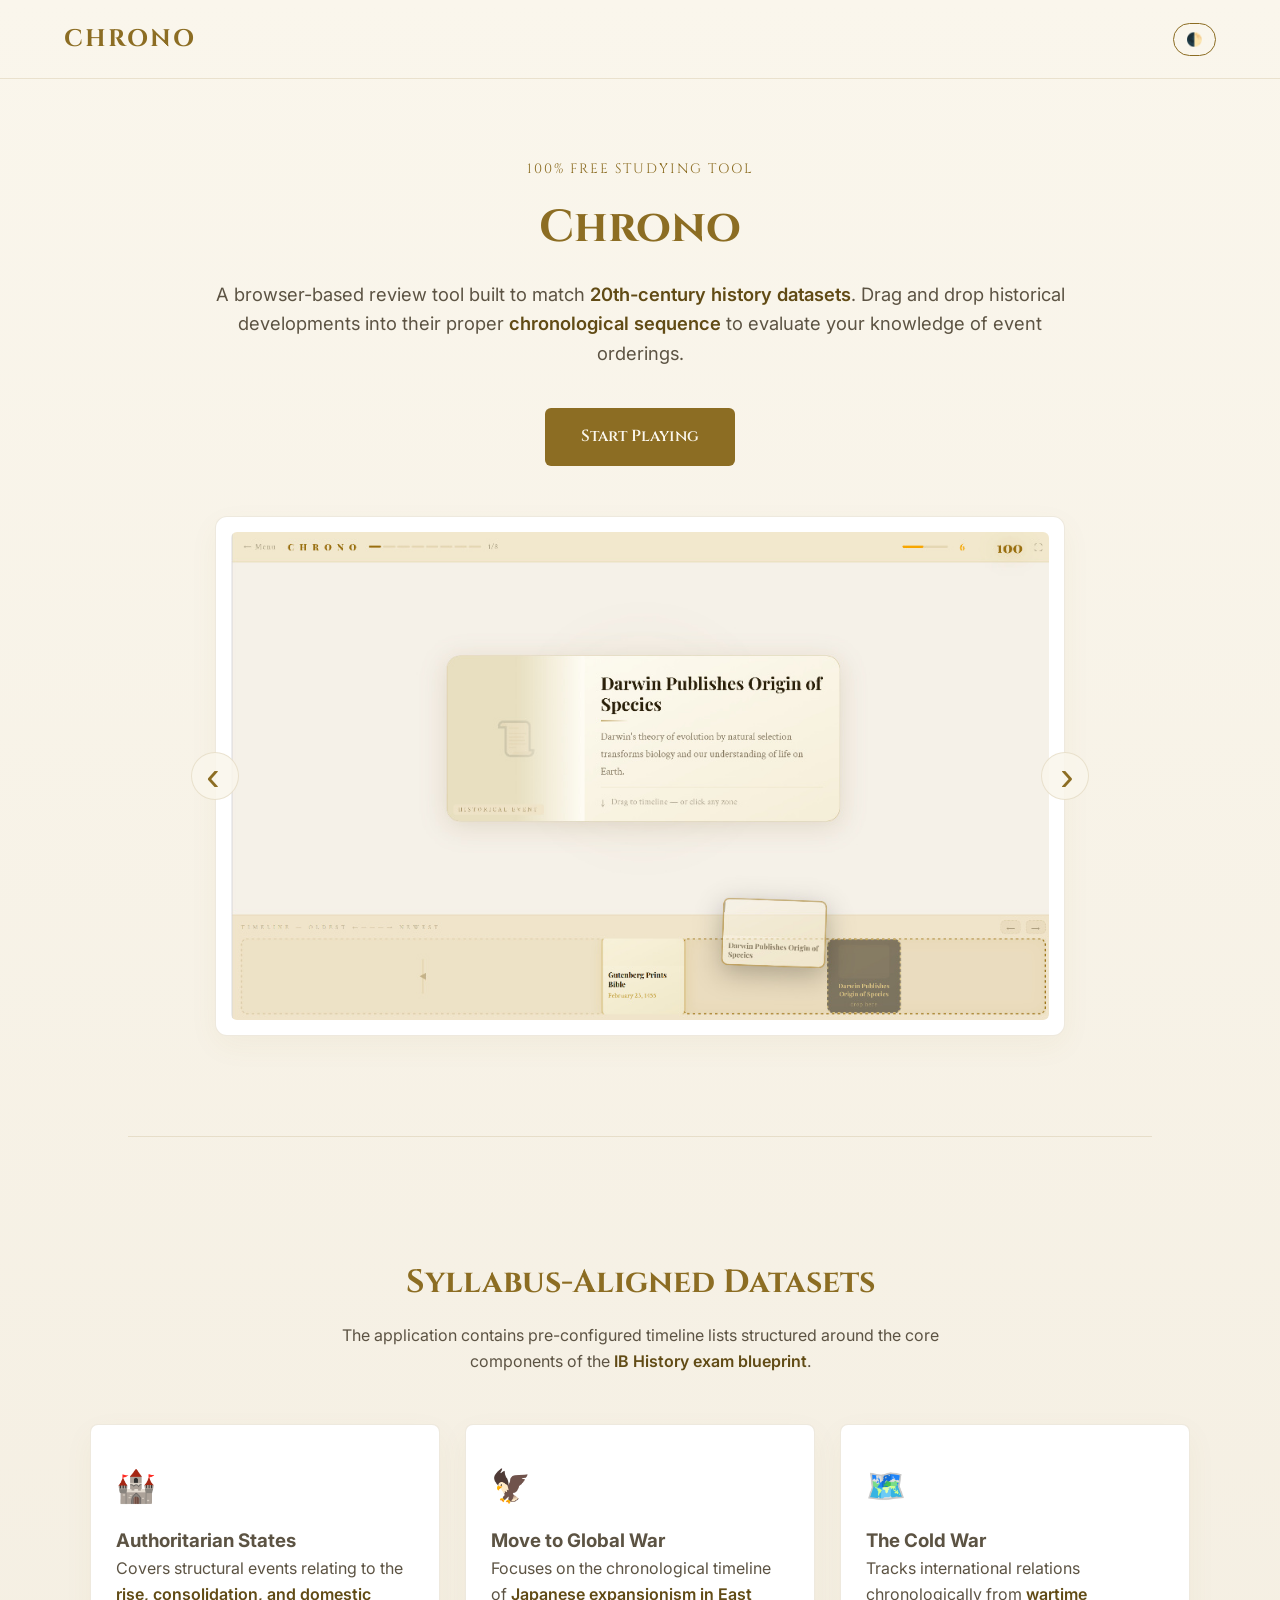
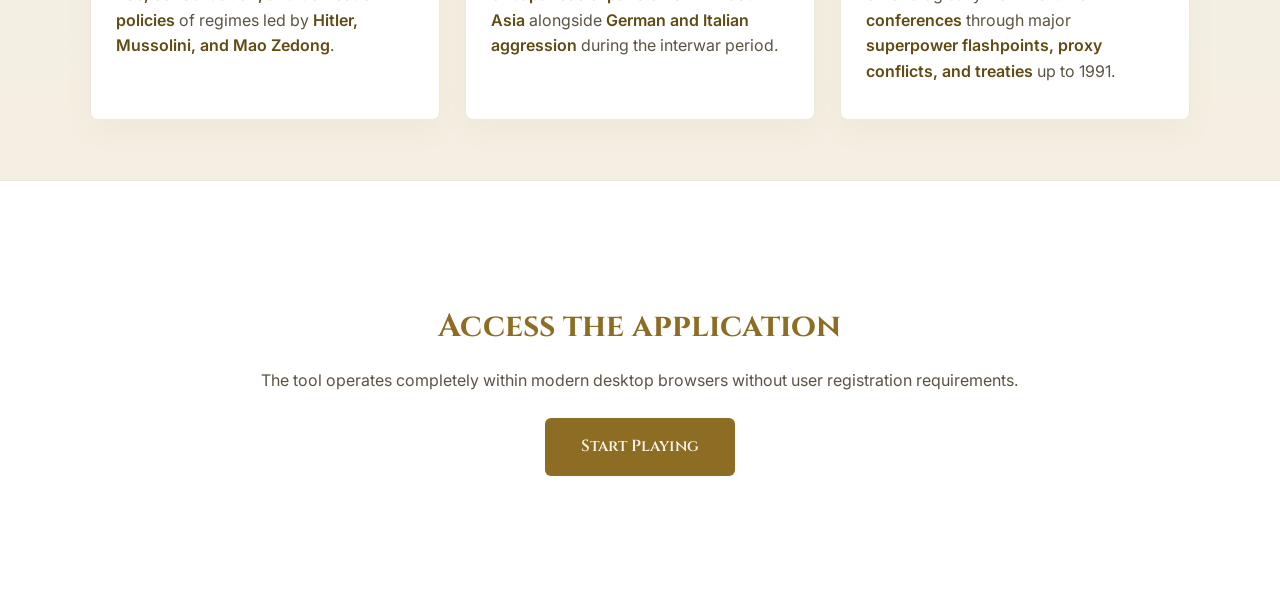
<file: index.html>
<!DOCTYPE html>
<html lang="en">
<head>
    <meta charset="UTF-8">
    <meta name="viewport" content="width=device-width, initial-scale=1.0">
    <title>Chrono | Interactive IB History Timeline Game</title>
    
    <meta name="description" content="Chrono is a web-based timeline game designed around the IB History syllabus. Review chronological event sequences for Authoritarian States, Move to Global War, and the Cold War.">
    <meta name="keywords" content="IB History game, timeline tool, Authoritarian States chronology, Move to Global War, Cold War sequence, interactive history resource, historical timeline test">
    
    <meta property="og:type" content="website">
    <meta property="og:url" content="https://ib-history.com/">
    <meta property="og:title" content="Chrono | IB History Timeline Game">
    <meta property="og:description" content="A chronological matching game focused on 20th-century history topics within the IB syllabus.">
    <meta property="og:image" content="https://ib-history.com/assets/images/og-preview.jpg">

    <link rel="preconnect" href="https://fonts.googleapis.com">
    <link rel="preconnect" href="https://fonts.gstatic.com" crossorigin>
    <link href="https://fonts.googleapis.com/css2?family=Cinzel:wght@500;700&family=Inter:wght@400;500;600&display=swap" rel="stylesheet">

    <link rel="stylesheet" href="assets/css/landing.css">

    <!-- Not deferred: applies the saved theme before the first paint. -->
    <script src="assets/js/theme.js"></script>
</head>
<body>

    <nav class="navbar">
        <div class="nav-container">
            <span class="brand-logo">CHRONO</span>
            <button id="theme-toggle" aria-label="Toggle Dark Mode">
                <span class="toggle-icon">🌓</span>
            </button>
        </div>
    </nav>

    <header class="hero-section">
        <div class="hero-container">
            <p class="hero-badge">100% Free Studying Tool</p>
            <h1>Chrono</h1>
            <p class="hero-subtitle">
                A browser-based review tool built to match <strong class="keyword-highlight">20th-century history datasets</strong>. Drag and drop historical developments into their proper <strong class="keyword-highlight">chronological sequence</strong> to evaluate your knowledge of event orderings.
            </p>
            
            <div class="cta-wrapper">
                <a href="how-to-play.html" class="cta-button">Start Playing</a>
            </div>
            
            <div class="hero-mockup-wrapper">
                <button class="slide-arrow prev-arrow" id="carousel-prev" aria-label="Previous Slide">&#x2039;</button>
                
                <div class="hero-mockup">
                    <img id="carousel-image" src="assets/images/hero-1-light.jpg" alt="Chrono interface showing historical cards arranged sequentially on a digital timeline axis" class="responsive-img theme-sync-img" data-base-name="hero-1">
                </div>
                
                <button class="slide-arrow next-arrow" id="carousel-next" aria-label="Next Slide">&#x203A;</button>
            </div>
        </div>
    </header>

    <hr class="section-divider">

    <section id="syllabus-topics" class="topics-section">
        <div class="container">
            <h2>Syllabus-Aligned Datasets</h2>
            <p class="section-lead">The application contains pre-configured timeline lists structured around the core components of the <strong class="keyword-highlight">IB History exam blueprint</strong>.</p>
            
            <div class="topics-grid">
                <div class="topic-card">
                    <div class="card-icon">🏰</div>
                    <h3>Authoritarian States</h3>
                    <p>Covers structural events relating to the <strong class="keyword-highlight">rise, consolidation, and domestic policies</strong> of regimes led by <strong class="keyword-highlight">Hitler, Mussolini, and Mao Zedong</strong>.</p>
                </div>
                <div class="topic-card">
                    <div class="card-icon">🦅</div>
                    <h3>Move to Global War</h3>
                    <p>Focuses on the chronological timeline of <strong class="keyword-highlight">Japanese expansionism in East Asia</strong> alongside <strong class="keyword-highlight">German and Italian aggression</strong> during the interwar period.</p>
                </div>
                <div class="topic-card">
                    <div class="card-icon">🗺️</div>
                    <h3>The Cold War</h3>
                    <p>Tracks international relations chronologically from <strong class="keyword-highlight">wartime conferences</strong> through major <strong class="keyword-highlight">superpower flashpoints, proxy conflicts, and treaties</strong> up to 1991.</p>
                </div>
            </div>
        </div>
    </section>

    <footer class="footer-banner">
        <div class="container">
            <h2>Access the application</h2>
            <p>The tool operates completely within modern desktop browsers without user registration requirements.</p>
            <a href="how-to-play.html" class="cta-button secondary">Start Playing</a>
        </div>
    </footer>

    <script src="assets/js/landing.js"></script>
</body>
</html>
</file>
<file: assets/css/landing.css>
/* --- Core Styling & Transitions --- */
:root {
    --bg-gradient: linear-gradient(180deg, #FAF6EC 0%, #F3EDE0 100%);
    --text-primary: #8C6D23;
    --text-secondary: #5C5343;
    --card-bg: #FFFFFF;
    --card-shadow: 0 10px 30px rgba(140, 109, 35, 0.05);
    --button-bg: #8C6D23;
    --button-text: #FAF6EC;
    --divider-color: rgba(140, 109, 35, 0.15);
    --font-heading: 'Cinzel', serif;
    --font-body: 'Inter', sans-serif;
    --highlight-text-color: #614B15;
    --arrow-bg: rgba(250, 246, 236, 0.85);
    --arrow-hover-bg: #FAF6EC;
}

/* theme.js sets this on <html> before first paint — see assets/js/theme.js */
:root.dark-mode {
    --bg-gradient: linear-gradient(180deg, #1C1710 0%, #0F0C08 100%);
    --text-primary: #E5C158;
    --text-secondary: #C4B9A3;
    --card-bg: #262017;
    --card-shadow: 0 10px 30px rgba(0, 0, 0, 0.5);
    --button-bg: #E5C158;
    --button-text: #1C1710;
    --divider-color: rgba(229, 193, 88, 0.15);
    --highlight-text-color: #FFF2CC;
    --arrow-bg: rgba(38, 32, 23, 0.85);
    --arrow-hover-bg: #262017;
}

* {
    box-sizing: border-box;
    margin: 0;
    padding: 0;
}

body {
    background: var(--bg-gradient);
    color: var(--text-secondary);
    font-family: var(--font-body);
    line-height: 1.6;
    overflow-x: hidden;
    transition: background 0.3s ease, color 0.3s ease;
}

.keyword-highlight {
    color: var(--highlight-text-color);
    font-weight: 600;
}

.container {
    width: 90%;
    max-width: 1100px;
    margin: 0 auto;
    padding: 60px 0;
}

/* --- Navigation --- */
.navbar {
    padding: 20px 5%;
    display: flex;
    justify-content: center;
    border-bottom: 1px solid var(--divider-color);
}

.nav-container {
    width: 100%;
    max-width: 1200px;
    display: flex;
    justify-content: space-between;
    align-items: center;
}

.brand-logo {
    font-family: var(--font-heading);
    color: var(--text-primary);
    font-size: 1.5rem;
    font-weight: 700;
    letter-spacing: 2px;
    text-decoration: none;
}

#theme-toggle {
    background: transparent;
    border: 1px solid var(--text-primary);
    padding: 8px 12px;
    border-radius: 20px;
    cursor: pointer;
}

/* --- Hero Section & Images --- */
.hero-section {
    padding: 80px 5% 40px 5%;
    text-align: center;
}

.hero-container {
    max-width: 850px;
    margin: 0 auto;
}

.hero-badge {
    font-family: var(--font-heading);
    font-size: 0.85rem;
    letter-spacing: 2px;
    color: var(--text-primary);
    text-transform: uppercase;
    margin-bottom: 20px;
}

.hero-section h1 {
    font-family: var(--font-heading);
    font-size: 2.8rem;
    color: var(--text-primary);
    line-height: 1.2;
    margin-bottom: 25px;
}

.hero-subtitle {
    font-size: 1.15rem;
    margin-bottom: 40px;
}

.cta-button {
    display: inline-block;
    background: var(--button-bg);
    color: var(--button-text);
    padding: 16px 36px;
    font-family: var(--font-heading);
    font-size: 1rem;
    text-decoration: none;
    font-weight: 600;
    border-radius: 6px;
    transition: transform 0.2s ease;
}

.cta-button:hover {
    transform: scale(1.02);
}

/* --- Hero Slideshow Layout --- */
.hero-mockup-wrapper {
    position: relative;
    max-width: 850px;
    margin: 50px auto 0 auto;
    display: flex;
    align-items: center;
}

.hero-mockup {
    width: 100%;
    border-radius: 12px;
    background: var(--card-bg);
    padding: 15px;
    box-shadow: var(--card-shadow);
    border: 1px solid var(--divider-color);
}

.responsive-img {
    width: 100%;
    height: auto;
    display: block;
    border-radius: 6px;
}

.slide-arrow {
    position: absolute;
    top: 50%;
    transform: translateY(-50%);
    background: var(--arrow-bg);
    border: 1px solid var(--divider-color);
    color: var(--text-primary);
    font-size: 2.5rem;
    line-height: 1;
    width: 48px;
    height: 48px;
    cursor: pointer;
    border-radius: 50%;
    z-index: 10;
    display: flex;
    align-items: center;
    justify-content: center;
    transition: background 0.2s ease, color 0.2s ease;
}

.slide-arrow:hover { background: var(--arrow-hover-bg); }
.prev-arrow { left: -24px; padding-right: 4px; }
.next-arrow { right: -24px; padding-left: 4px; }

/* --- How to Play Section --- */
.how-to-play-section {
    padding-top: 40px;
}

.how-to-play-section h1 {
    font-family: var(--font-heading);
    color: var(--text-primary);
    font-size: 2.5rem;
    text-align: center;
    margin-bottom: 15px;
}

.action-footer {
    text-align: center;
    margin-top: 60px;
}

.section-lead {
    text-align: center;
    max-width: 650px;
    margin: 0 auto 50px auto;
}

.steps-wrapper {
    display: flex;
    flex-direction: column;
    gap: 60px;
}

.step-block {
    display: flex;
    align-items: center;
    justify-content: space-between;
    gap: 50px;
}

.step-block:nth-child(even) { flex-direction: row-reverse; }
.step-text { flex: 1; }

.step-number {
    font-family: var(--font-heading);
    font-size: 2.5rem;
    color: var(--text-primary);
    opacity: 0.4;
    line-height: 1;
    margin-bottom: 10px;
}

.step-text h3 {
    font-family: var(--font-heading);
    color: var(--text-primary);
    font-size: 1.5rem;
    margin-bottom: 15px;
}

.step-graphic {
    flex: 1.2;
    background: var(--card-bg);
    border: 1px solid var(--divider-color);
    box-shadow: var(--card-shadow);
    padding: 12px;
    border-radius: 12px;
}

/* --- Content Sections --- */
.section-divider {
    border: 0;
    height: 1px;
    background: var(--divider-color);
    width: 80%;
    margin: 60px auto;
}

.topics-section h2, .footer-banner h2 {
    font-family: var(--font-heading);
    color: var(--text-primary);
    font-size: 2rem;
    text-align: center;
    margin-bottom: 15px;
}

.topics-grid {
    display: grid;
    grid-template-columns: repeat(auto-fit, minmax(280px, 1fr));
    gap: 25px;
}

.topic-card {
    background: var(--card-bg);
    padding: 35px 25px;
    border-radius: 8px;
    box-shadow: var(--card-shadow);
    border: 1px solid var(--divider-color);
}

.card-icon {
    font-size: 2rem;
    margin-bottom: 15px;
}

/* --- Footer --- */
.footer-banner {
    background: var(--card-bg);
    border-top: 1px solid var(--divider-color);
    text-align: center;
    padding: 60px 5%;
}

.footer-banner p { margin-bottom: 25px; }

@media (max-width: 768px) {
    .hero-section h1 { font-size: 2rem; }
    .slide-arrow { width: 36px; height: 36px; font-size: 1.8rem; }
    .prev-arrow { left: 5px; }
    .next-arrow { right: 5px; }
    .step-block, .step-block:nth-child(even) { flex-direction: column; gap: 25px; }
}
</file>
